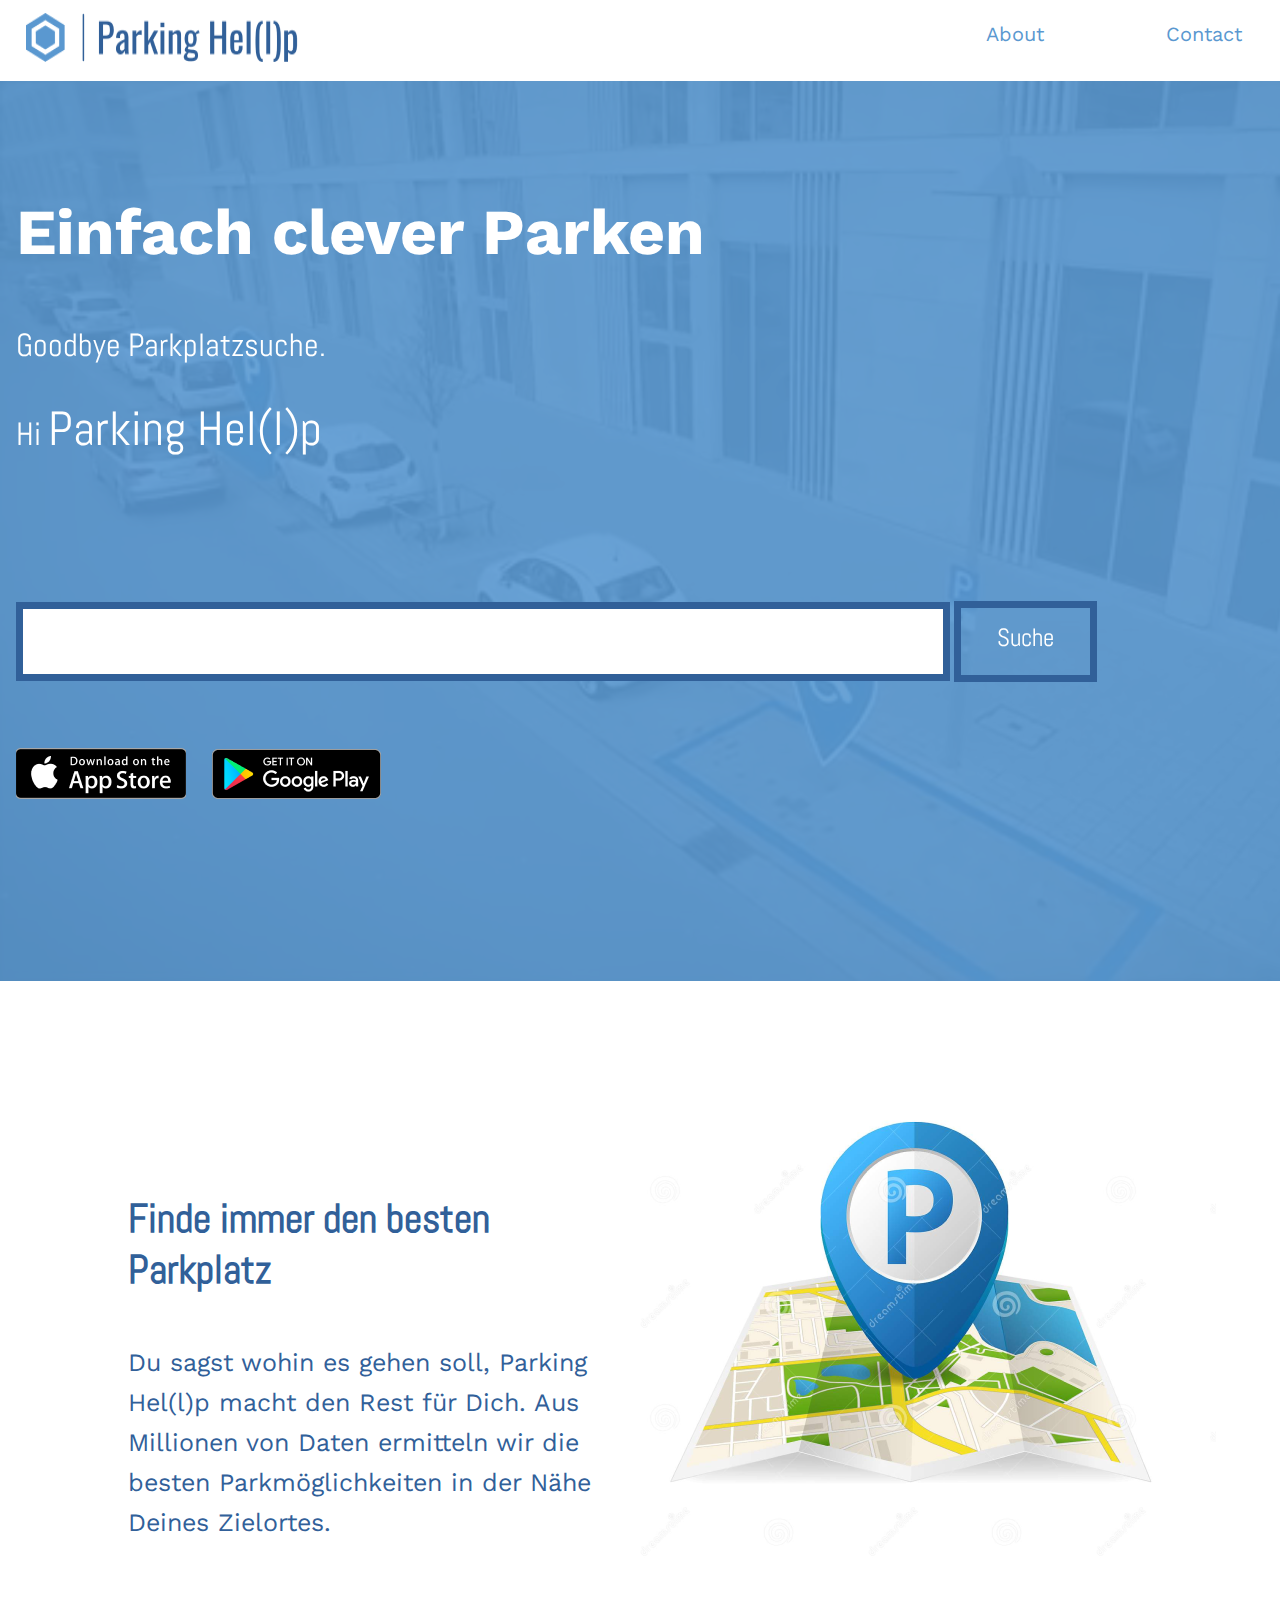
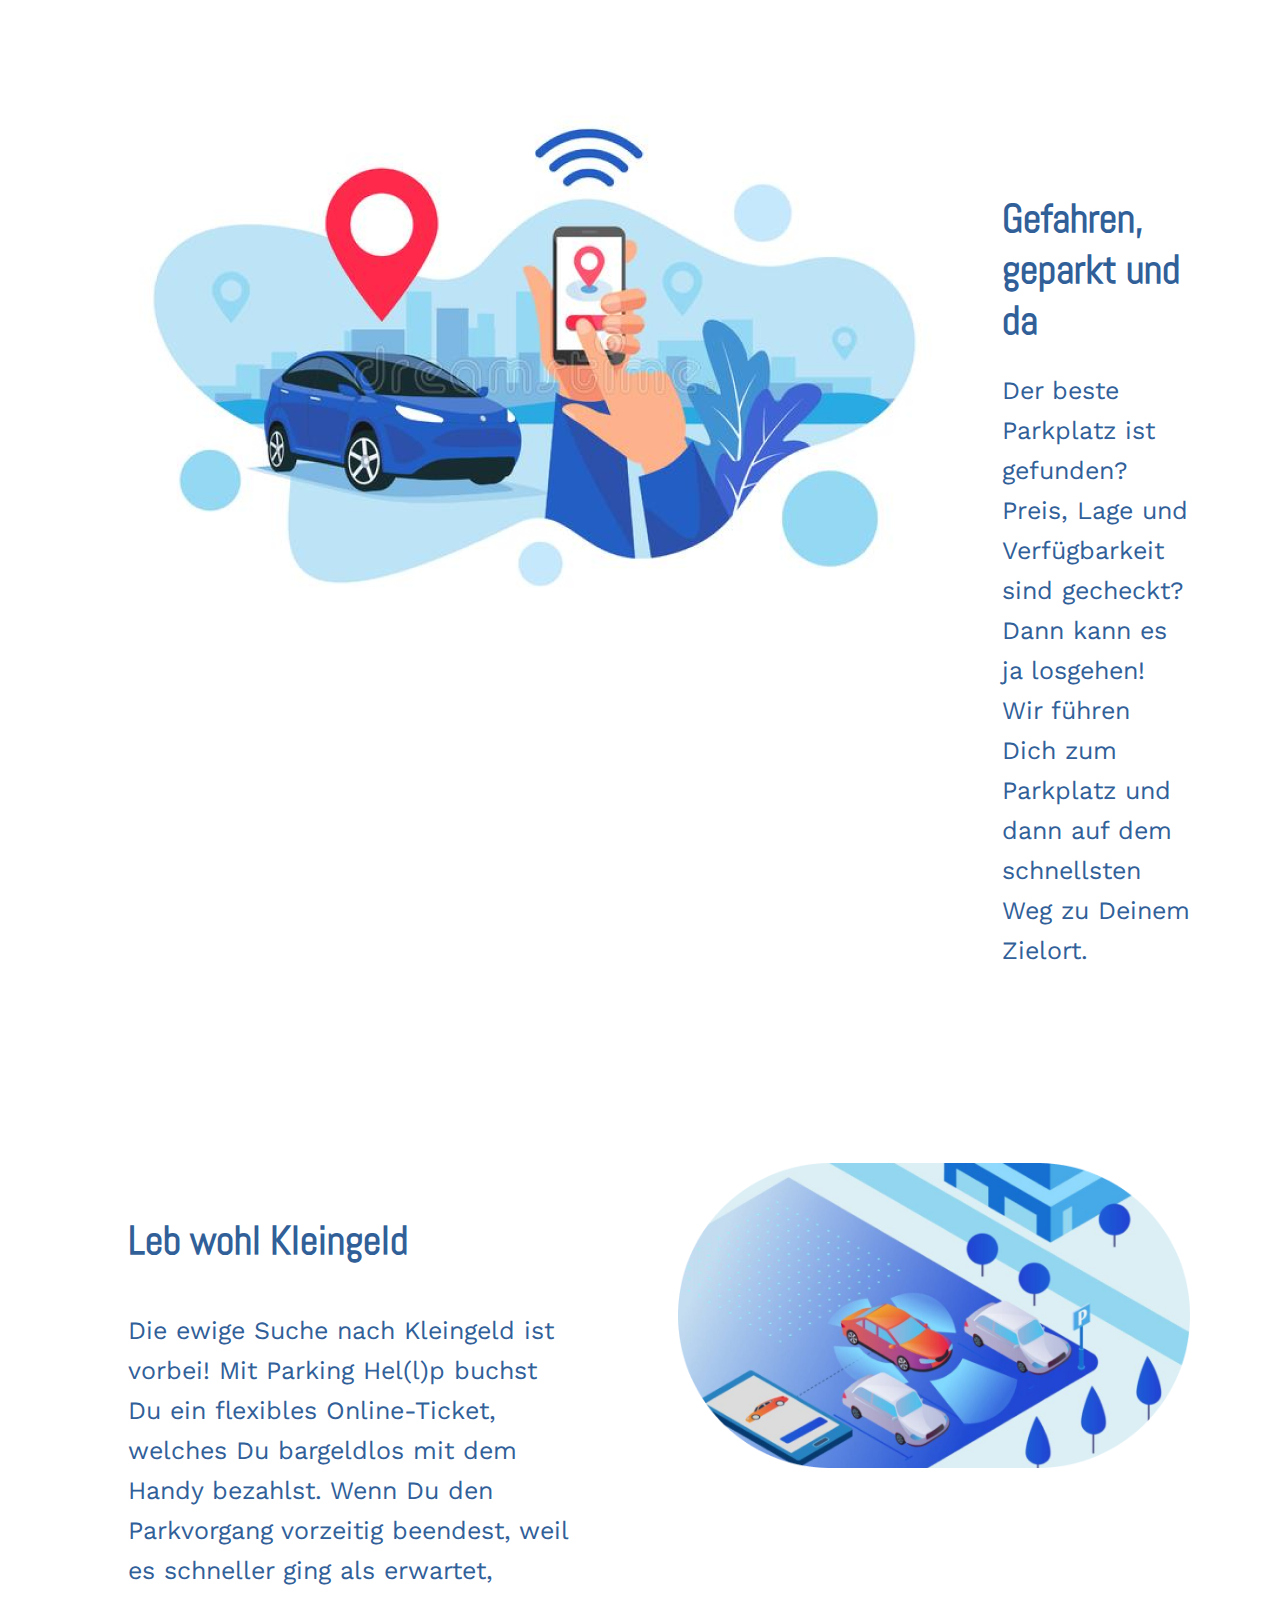
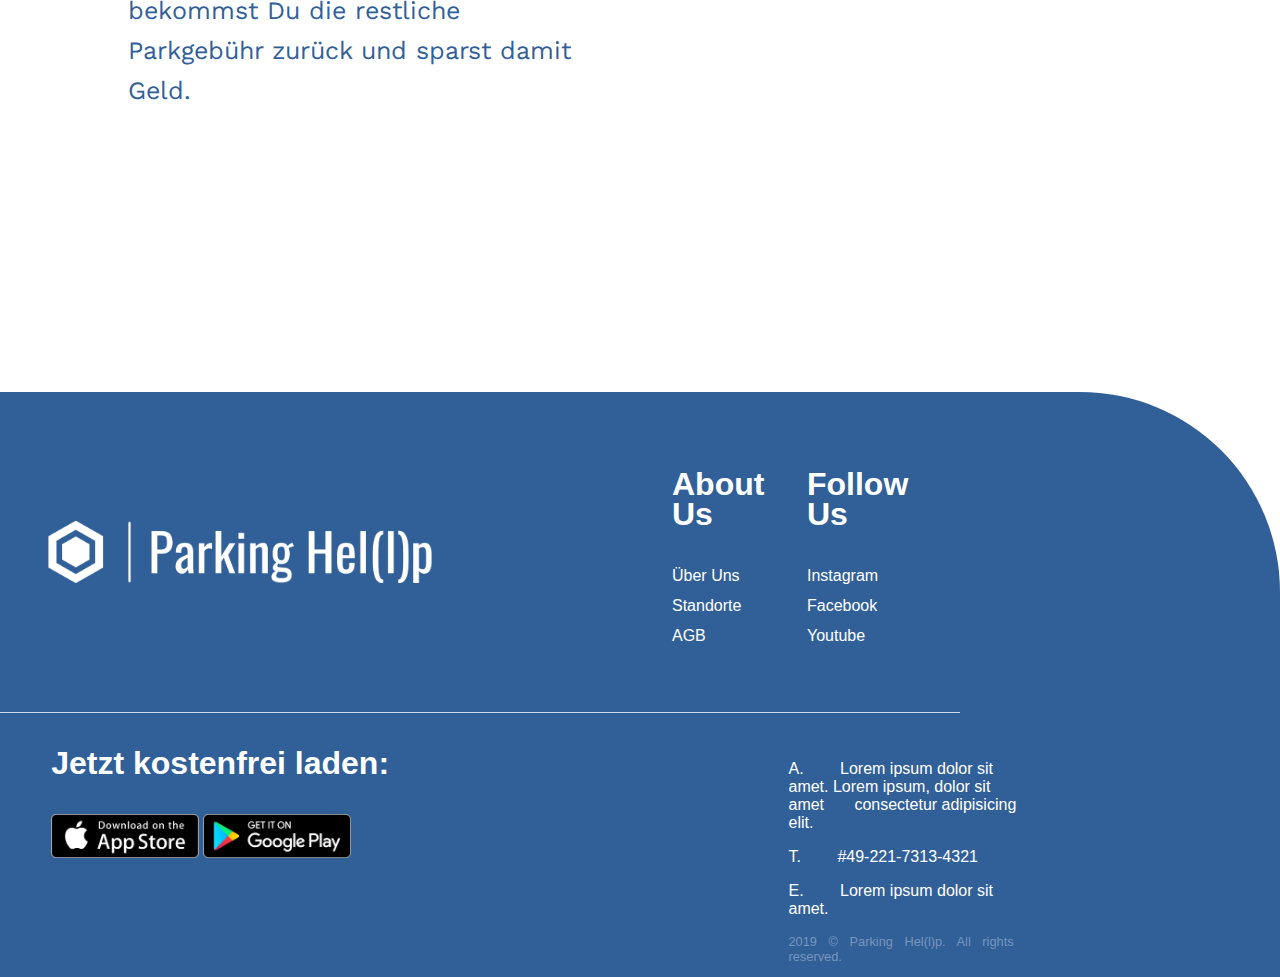
<file: index.html>
<!DOCTYPE html>
<html lang="en">
<head>
    <meta charset="UTF-8">
    <meta name="viewport" content="width=device-width, initial-scale=1.0">
    <title>Document</title>
    <link href="https://fonts.googleapis.com/css2?family=Abel&family=Work+Sans&display=swap" rel="stylesheet">
    <link rel="stylesheet" href="assets/css/styles.css">

</head>
<body>
    
    <nav>
        <img src="assets/img/logo_large 1.png" alt="">
        <ul>
            
            <li> <a href="http://127.0.0.1:5500/about.html">About</a> </li>
            <li> <a href="#">Contact</a> </li>
        </ul>
    </nav>
    <header class="v-header container">
        <div class="fullscreen-video-wrap">
        <video autoplay muted loop id="myVideo">
            <source src="assets/img/IMG_5575.mov" type="video/mp4">
          </video>
        </div> 
        <div class="header-overlay"></div>
        <div class="header-content text-md-center">
            <h1>Einfach clever Parken</h1>
            <p>Goodbye Parkplatzsuche.</p>
               <p>Hi <span>Parking Hel(l)p</span></p> 
                <input type="text">
        <a class="A-suche" href="#">Suche</a> 
         <a class="App-store" href=""><img src="assets/img/App Store 1.png" alt=""></a>
        <a href=""><img src="assets/img/Google Play 1.png" alt=""></a>
        </div>
    </header>
    <section class="Finde-immer">
        <div class="Div-finde">
            <h1>
                Finde immer den besten Parkplatz</h1>
            <p>Du sagst wohin es gehen soll, Parking Hel(l)p macht den Rest für Dich. Aus Millionen von Daten ermitteln wir die besten Parkmöglichkeiten in der Nähe Deines Zielortes.</p>
        </div>
        <div class="div-realist">
            <img src="assets/img/realist.png" alt="">
        </div>
    </section>


    <section class="Gefahren">
        <div class="div-car">
            <img src="assets/img/car.png" alt="">

        </div>
        <div class=div-Gefahren>
            <h1>Gefahren, geparkt und da</h1>
            <p>Der beste Parkplatz ist gefunden? Preis, Lage und Verfügbarkeit sind gecheckt? Dann kann es ja losgehen! Wir führen Dich zum Parkplatz und dann auf dem schnellsten Weg zu Deinem Zielort.</p>
        </div>
    </section>


    <section class="Leb">
        <div class="div-leb">
            <h1>Leb wohl Kleingeld</h1>
            <p>Die ewige Suche nach Kleingeld ist vorbei! Mit Parking Hel(l)p buchst Du ein flexibles Online-Ticket, welches Du bargeldlos mit dem Handy bezahlst. Wenn Du den Parkvorgang vorzeitig beendest, weil es schneller ging als erwartet, bekommst Du die restliche Parkgebühr zurück und sparst damit Geld.</p>

        </div>
        <div class="pay">
            <img src="assets/img/pay.png" alt="">

        </div>

    </section>


    <footer>
     
        <div class="footer-top">
            <img src="assets/img/logo_white_large 1.png" alt=""> 
          <div class="about-us">
              <h3>About Us</h3>
              <ul>
                  <li><a href="">Über Uns</a></li>
                  <li><a href="">Standorte</a></li>
                  <li><a href="">AGB</a></li>
              </ul>
          </div>
          <div class="follow-us">
            <h3>Follow Us</h3>
            <ul>
                <li><a href="">Instagram</a></li>
                <li><a href="">Facebook</a></li>
                <li><a href="">Youtube</a></li>
            </ul>
        </div>
    </div>
    <div class="footer-bottom">
        <div class="download-us">
            <h3>Jetzt kostenfrei laden:</h3>
            <img src="assets/img/App Store.webp" alt="">
            <img src="assets/img/Google Play.png" alt="">
        </div>
        <div class="contact-us">
        <p></p><span>A.</span> Lorem ipsum dolor sit amet. Lorem ipsum, dolor sit amet   <span class="span-2">consectetur adipisicing elit.</span></p>
        <p><span>T.</span> #49-221-7313-4321 </p>
        <p><span>E.</span> Lorem ipsum dolor sit amet. </p>
        <p>2019 © Parking Hel(l)p. All rights reserved.</p>
        </div>
    
    </div>
    
       </footer>


    
</body>
</html>
</file>
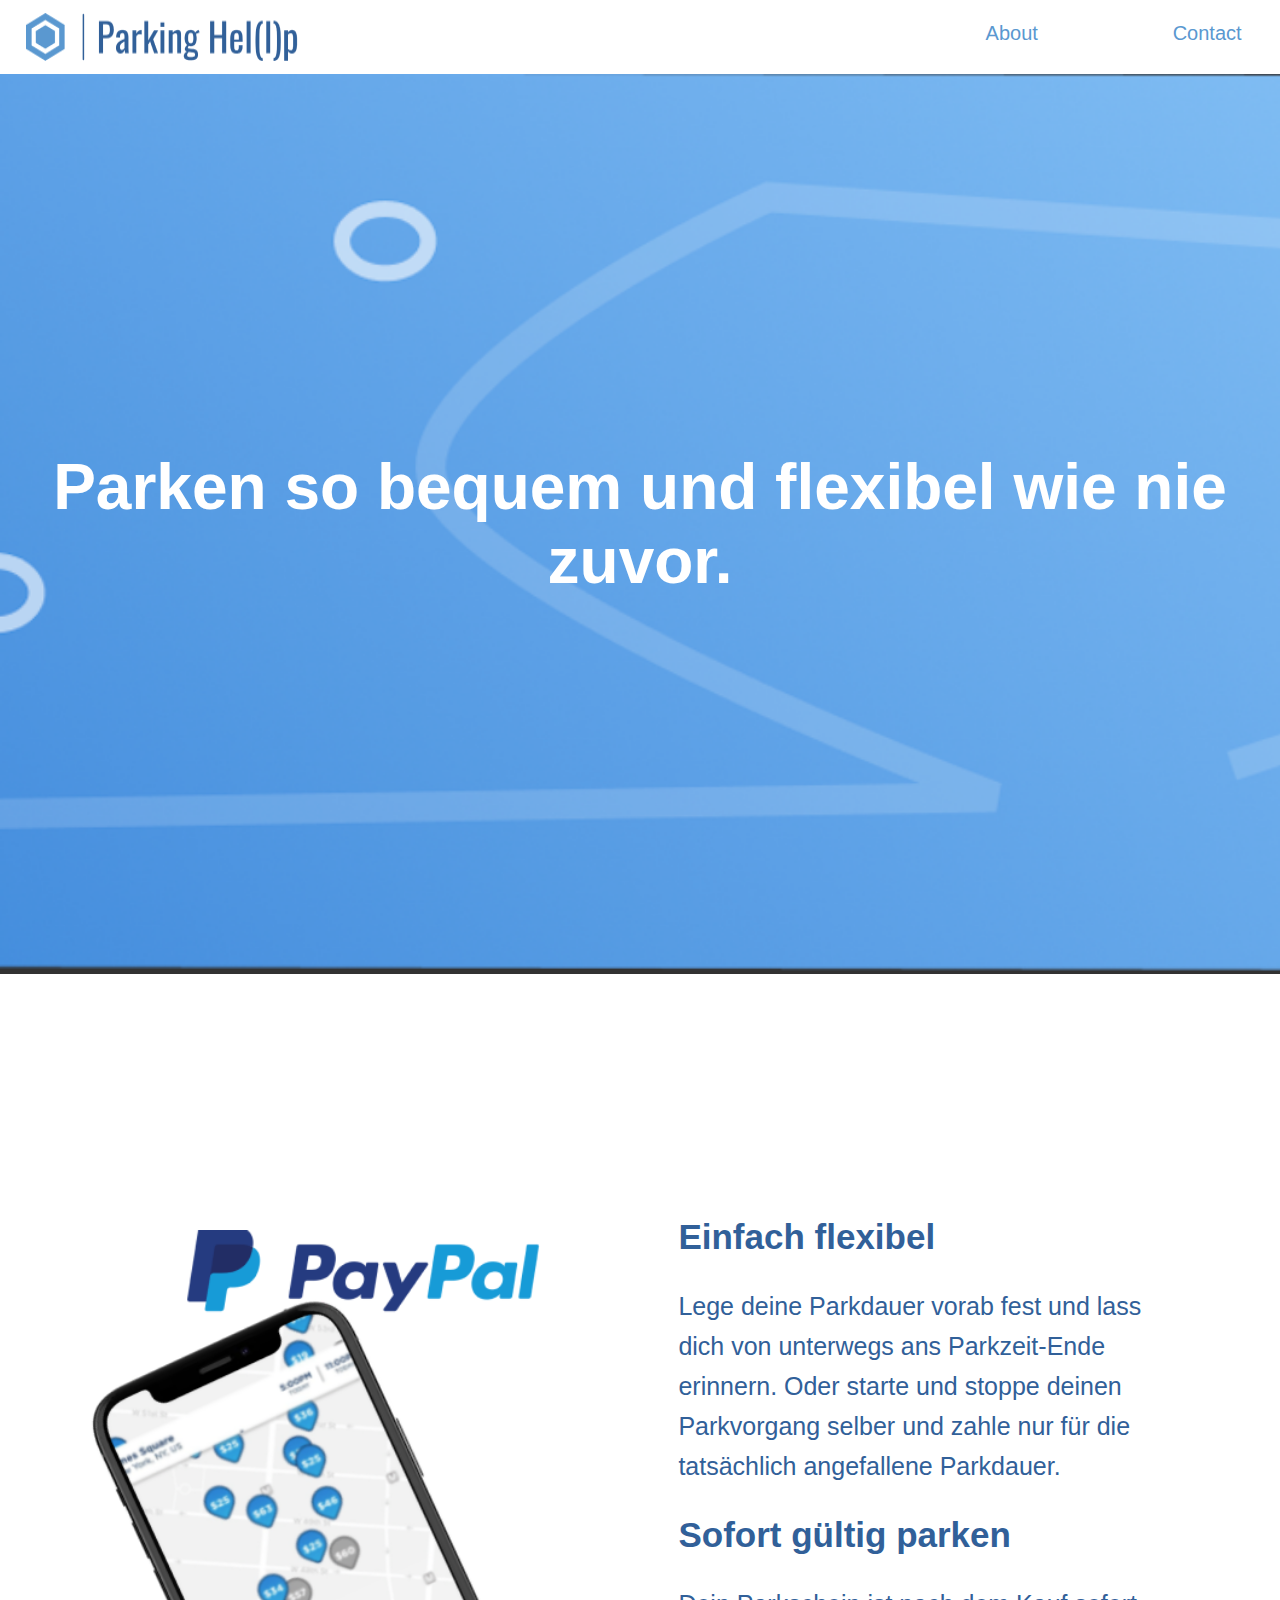
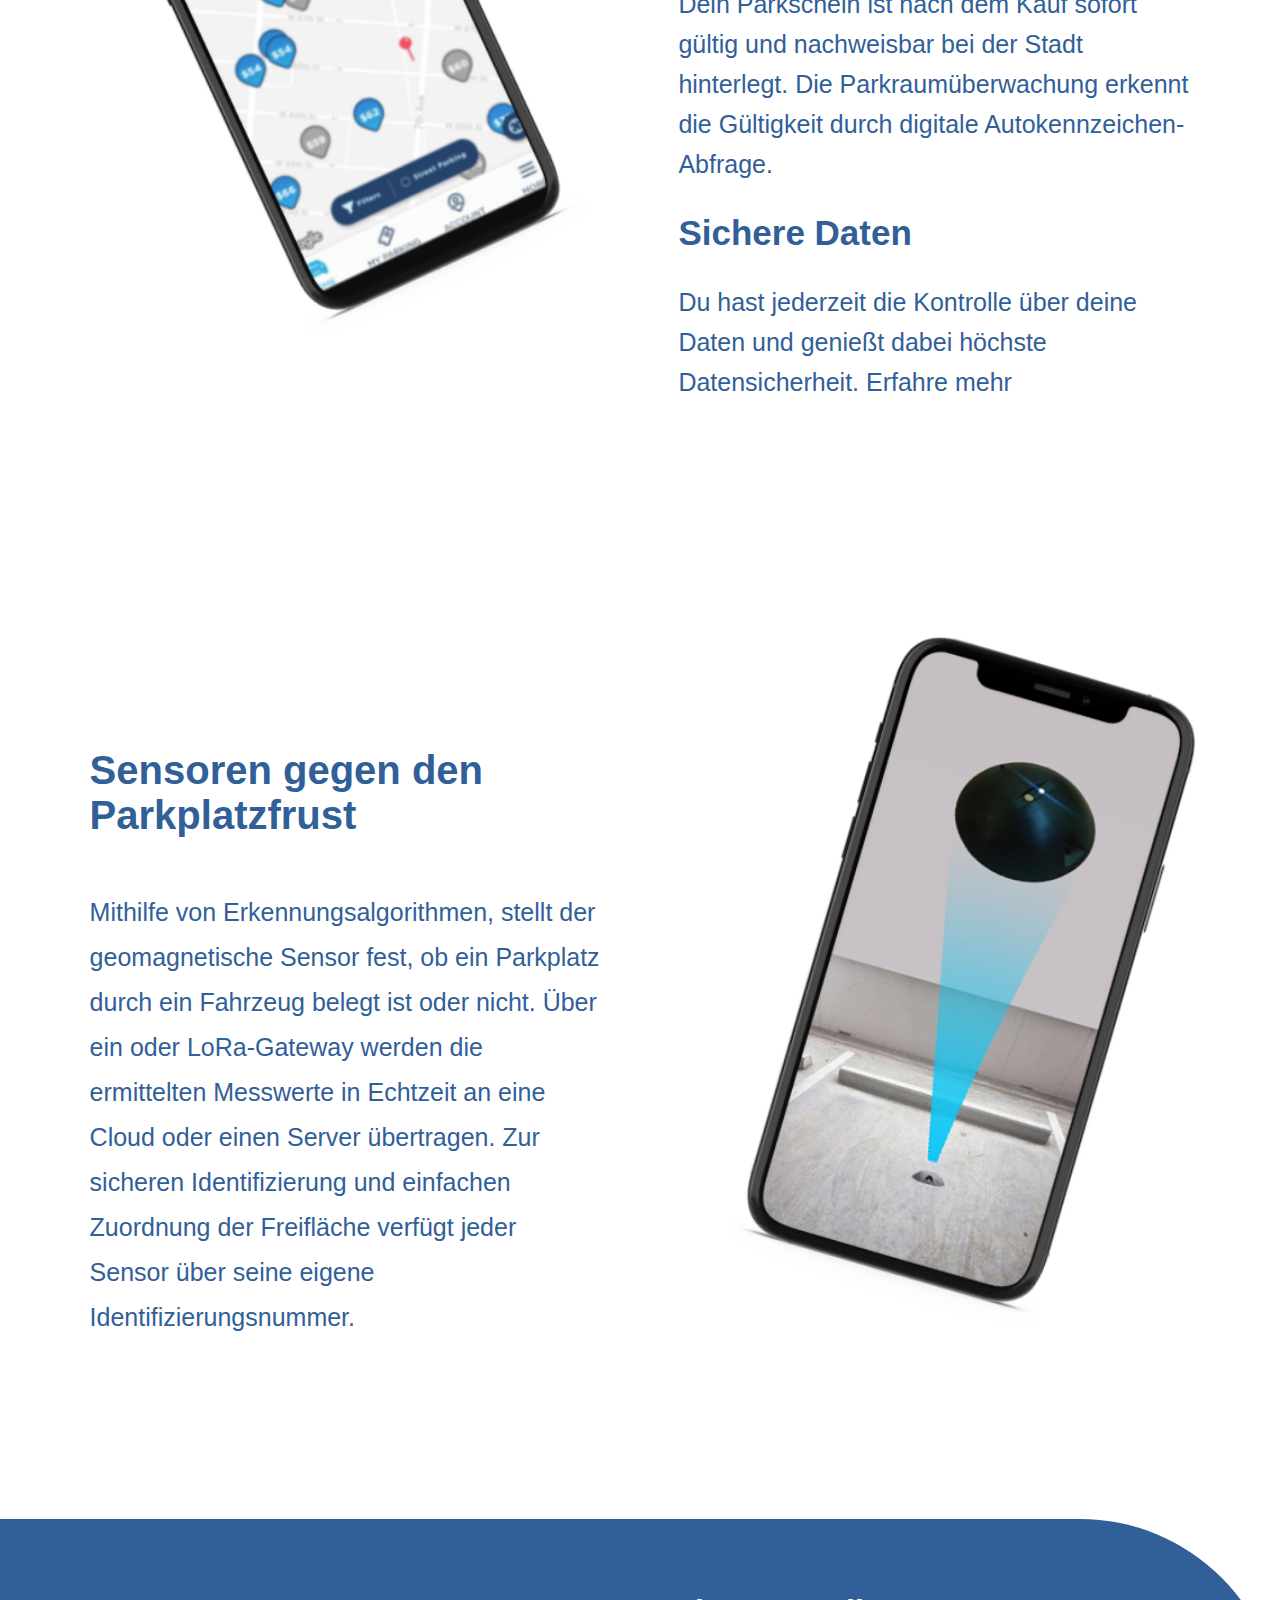
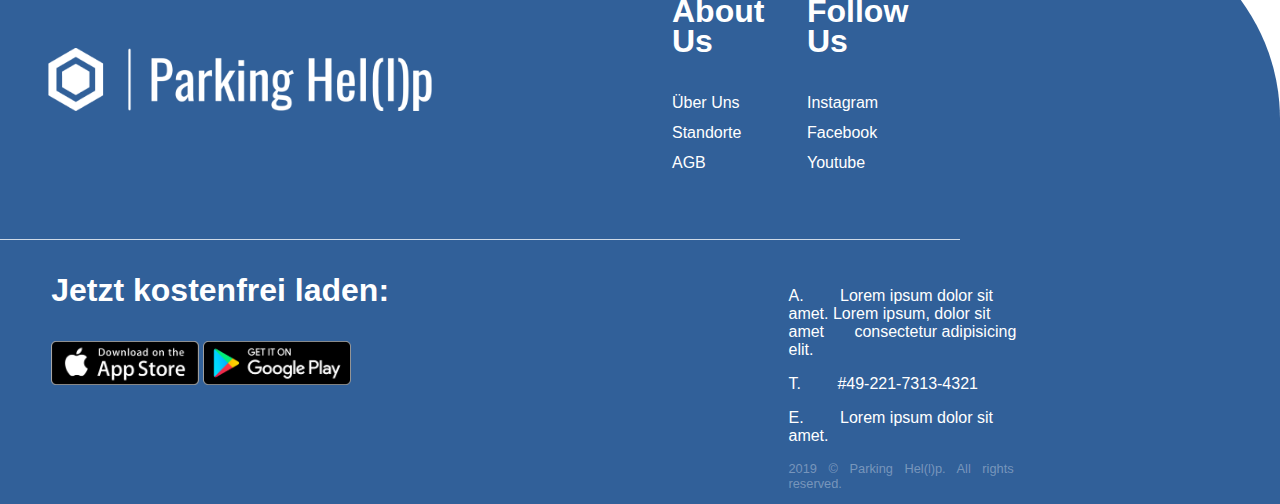
<file: about.html>
<!DOCTYPE html>
<html lang="en">
<head>
    <meta charset="UTF-8">
    <meta name="viewport" content="width=device-width, initial-scale=1.0">
    <title>About</title>
    <link rel="stylesheet" href="assets/css/About.css">
</head>
<body>
    <nav>
        <img src="assets/img/logo_large 1.png" alt="">
        <ul>
            
            <li> <a href="http://127.0.0.1:5500/about.html">About</a> </li>
            <li> <a href="#">Contact</a> </li>
        </ul>
    </nav>
    <section class="head">
        <h1>Parken so bequem und flexibel wie nie zuvor.</h1>
    </section>
    <section class="park-bequem">
      <div class="paypal">
          <img src="assets/img/Group 17.png" alt="">

      </div>
      <div class="div-park">
          <h1></h1>
          <h2>Einfach flexibel</h2>
          <p>Lege deine Parkdauer vorab fest und lass dich von unterwegs ans Parkzeit-Ende erinnern. Oder starte und stoppe deinen Parkvorgang selber und zahle nur für die tatsächlich angefallene Parkdauer.</p>
          <h2>Sofort gültig parken</h2>
          <p>Dein Parkschein ist nach dem Kauf sofort gültig und nachweisbar bei der Stadt hinterlegt. Die Parkraumüberwachung erkennt die Gültigkeit durch digitale Autokennzeichen-Abfrage.</p>
          <h2>Sichere Daten</h2>
          <p>Du hast jederzeit die Kontrolle über deine Daten und genießt dabei höchste Datensicherheit. Erfahre mehr</p>
      </div>
    </section>

    <section class="Sensoren">
        <div class="div-Sensoren">
            <h1>Sensoren gegen den Parkplatzfrust</h1>
            <p>
                Mithilfe von Erkennungsalgorithmen, stellt der geomagnetische Sensor fest, ob ein Parkplatz durch ein Fahrzeug belegt ist oder nicht. Über ein oder LoRa-Gateway werden die ermittelten Messwerte in Echtzeit an eine Cloud oder einen Server übertragen. Zur sicheren Identifizierung und einfachen Zuordnung der Freifläche verfügt jeder Sensor über seine eigene Identifizierungsnummer.</p>

        </div>
        <div class="img-Sensoren">
            <img src="assets/img/Sens.png" alt="">

        </div>

    </section>
    <footer>
     
        <div class="footer-top">
            <img src="assets/img/logo_white_large 1.png" alt=""> 
          <div class="about-us">
              <h3>About Us</h3>
              <ul>
                  <li><a href="">Über Uns</a></li>
                  <li><a href="">Standorte</a></li>
                  <li><a href="">AGB</a></li>
              </ul>
          </div>
          <div class="follow-us">
            <h3>Follow Us</h3>
            <ul>
                <li><a href="">Instagram</a></li>
                <li><a href="">Facebook</a></li>
                <li><a href="">Youtube</a></li>
            </ul>
        </div>
    </div>
    <div class="footer-bottom">
        <div class="download-us">
            <h3>Jetzt kostenfrei laden:</h3>
            <img src="assets/img/App Store.webp" alt="">
            <img src="assets/img/Google Play.png" alt="">
        </div>
        <div class="contact-us">
        <p></p><span>A.</span> Lorem ipsum dolor sit amet. Lorem ipsum, dolor sit amet   <span class="span-2">consectetur adipisicing elit.</span></p>
        <p><span>T.</span> #49-221-7313-4321 </p>
        <p><span>E.</span> Lorem ipsum dolor sit amet. </p>
        <p>2019 © Parking Hel(l)p. All rights reserved.</p>
        </div>
    
    </div>
    
       </footer>
    
</body>
</html>
</file>
<file: assets/css/styles.css>
/* font-family: 'Abel', sans-serif;
font-family: 'Work Sans', sans-serif; */

nav{
    display: flex;
    justify-content: space-between;
    padding-top: 1%;
    padding-bottom: 1%;  
}
nav img{
    margin-left: 2%;
}
nav ul{
    display: flex;
    justify-content: space-between;
    margin-top: 1vh;
    width: 20%;
    margin-right: 3%;
    list-style: none; 
    font-family: 'Work Sans', sans-serif; 
}
nav a{  
    text-decoration: none;
    color: #5A98D0;
    transition: 1s all;
    font-size: 20px;
}
nav a:hover{

   font-size: 25px;
    border-bottom: 3px solid  #316099;
    border-radius: 3px;
    color: #316099;
}


.v-header{
    height:100vh;
    display:flex;
    align-items:center;
    color:#fff; 
  }
  .container{
    max-width:960px;
    
    margin:auto; 
  }
  .fullscreen-video-wrap{
    position:absolute;
    top:9vh;
    left:0;
    width:100%;
    height:100vh;
    overflow:hidden;
  }
  .fullscreen-video-wrap video{
    min-height:100%;
    min-width:100%;
  }
  .header-overlay{
    height:100vh;
    position: absolute;
    top:9vh;
    left:0;
    width:100%;
    z-index:1;
    background:#5A98D0;
    opacity:0.90;
  }
  .header-content{
    z-index:2; 
    margin-top: -10%;
    margin-left: -15%;
   width: 130vw;
  }
  .header-content h1{
      margin-bottom: 5%;
      font-size: 4rem;
      font-family: 'Work Sans', sans-serif;
  }
  .header-content p{
    font-size: 2rem;
    font-family: 'Abel', sans-serif;
    margin-bottom: 3%;
    width: 48%;
  }
  .header-content span{
      font-size: 3rem;
  }
  .header-content input{ 
      width: 83%;
      height: 7vh;
      margin-top: 10%;
      border: 7px solid #316099;
      margin-bottom: 6%;
  }
  .header-content  .A-suche{
     border: 7px solid rgb(49, 96, 153);
     padding:1.6vh 4vh 2.4vh 4vh ;
     text-decoration: none;
     color: #fff;
     font-family: 'Abel', sans-seri;
     font-size: 25px;
     transition: .5s all;  
  }
  .header-content  .A-suche:hover{
      background-color: #fff;
      color:#5A98D0 ;
  }
  .App-store{
      margin-right: 2%;
  }
  
  .Finde-immer{
    display: flex;
    justify-content: space-between; 
  }
  .Div-finde{
    width: 40%;
    margin-left: 10%;
    margin-top: 15%;
    
  }
  .Div-finde h1{
    font-size: 40px;
    font-family: 'Abel', sans-serif;
    margin-bottom: 10%;
    color: #316099;
  }
  .Div-finde p{
    font-family: 'Work Sans', sans-serif;
    font-size: 25px;
  color: #316099;
  line-height: 40px;
  }
  .div-realist{
    margin-top: 10%;
    margin-right: 5%;
  }



  
  .Gefahren{
    display: flex;
    justify-content: space-between; 
  }
  

   .div-Gefahren{
    width: 40%;
    margin-right: 7%;
    margin-top: 15%;
    margin-left: 5%;
    
  }
  .div-Gefahren h1{
    font-size: 40px;
    font-family: 'Abel', sans-serif;
    margin-bottom: 10%;
    color: #316099;
  }
  .div-Gefahren p{
    font-family: 'Work Sans', sans-serif;
    font-size: 25px;
  color: #316099;
  line-height: 40px;
  }
  .div-car{
    margin-top: 10%;
    margin-left: 5%;
  } 



  .Leb{
    display: flex;
    justify-content: space-between; 
    margin-bottom: 20%;
  }
  .div-leb{
    width: 35%;
    margin-left: 10%;
    margin-top: 15%;
    
  }
  .div-leb h1{
    font-size: 40px;
    font-family: 'Abel', sans-serif;
    margin-bottom: 10%;
    color: #316099;
  }
  .div-leb p{
    font-family: 'Work Sans', sans-serif;
    font-size: 25px;
  color: #316099;
  line-height: 40px;
  }
  .pay{
    margin-top: 13%;
    margin-right: 7%;
    width: 40%;
  }
  .pay img{
    width: 100%;

  }



  @import url('https://fonts.googleapis.com/css2?family=Pathway+Gothic+One&display=swap');

@import url('https://fonts.googleapis.com/css2?family=Libre+Franklin:wght@100;200;400;500&display=swap');

body {
    margin:0;
}
main {
    height:50vh;
}
footer {
    background:#316099;
    min-height: 50vh;
    border-top-right-radius: 200px;
    color:#fff;
    font-family: 'Libre Franklin', sans-serif;
    font-size: 1rem;
}
.footer-top {
    padding-top:5vh;
    display:flex;
    justify-content: space-between ;
    align-items: center;
    line-height: 30px;
    width:75%;
    padding-bottom:5vh;
    border-bottom: 1px solid rgba(255, 255, 255, 0.767);
}
.footer-top img {
    width:40%;
    padding-left:5%;
}
.about-us {
    margin-left:25%;
}
.follow-us {
    margin-right:1%;
}
footer ul {
    list-style: none;
    padding:0;
}
footer a {
 text-decoration: none;
 margin:0;
 color:#fff;
}
.download-us {
    margin-left:5%;
}
.download-us img{
    width:20%;
}
.footer-bottom {
    display:flex;
    justify-content: space-around;
    align-items: baseline;
    width:80%;
}
.contact-us {
    width:80%;
}
.contact-us span {
    margin-right:2rem;
}
.contact-us p:last-of-type {
    font-size: .8rem;
    color: rgba(255, 255, 255, 0.349);
    word-spacing: .5rem;
}
footer h3 {
    font-size: 2rem;
}
.span-2{ 
  margin-left: 11%;
}
</file>
<file: assets/css/About.css>
/* font-family: 'Abel', sans-serif;
font-family: 'Work Sans', sans-serif; */
body{
  margin: 0;
  padding: 0;
}

nav{
    display: flex;
    justify-content: space-between;
    padding-top: 1%;
    padding-bottom: 1%;  
}
nav img{
    margin-left: 2%;
}
nav ul{
    display: flex;
    justify-content: space-between;
    margin-top: 1vh;
    width: 20%;
    margin-right: 3%;
    list-style: none; 
    font-family: 'Work Sans', sans-serif; 
}
nav a{  
    text-decoration: none;
    color: #5A98D0;
    transition: 1s all;
    font-size: 20px;
}
nav a:hover{

   font-size: 25px;
    border-bottom: 3px solid  #316099;
    border-radius: 3px;
    color: #316099;
}
.head{
  background: url(../img/Screenshot\ 2020-10-08\ at\ 21.45.59.png) center / cover no-repeat;
  height: 100vh;
  text-align: center;
  display: flex;
  justify-content: center;
  align-items: center;
  font-family: 'Abel', sans-serif;
  color: #fff;
  font-size: 2rem;
}

.park-bequem{
    display: flex;
    justify-content: space-between; 
  }
  

   .div-park{
    width: 40%;
    margin-right: 7%;
    margin-top: 15%;
    margin-left: 5%;
    
  }
  .div-park h1{
    font-size: 40px;
    font-family: 'Abel', sans-serif;
    margin-bottom: 10%;
    color: #316099;
  }
  .div-park h2{
    font-size: 35px;
    font-family: 'Abel', sans-serif;
    color: #316099;
  }
  .div-park p{
    font-family: 'Work Sans', sans-serif;
    font-size: 25px;
  color: #316099;
  line-height: 40px;
  }
  .paypal{
    margin-top:20%;
    margin-left: 5%;
    height: 100vh; 
  } 
  .paypal img{
      height: 80vh;
  }


  .Sensoren{
    display: flex;
    justify-content: space-between; 
  }
   .div-Sensoren{
    width: 40%;
    margin-left: 7%;
    margin-top: 15%;
    
  }
  .div-Sensoren h1{
    font-size: 40px;
    font-family: 'Abel', sans-serif;
    margin-bottom: 10%;
    color: #316099;
    
  }
  
  .div-Sensoren p{
    font-family: 'Work Sans', sans-serif;
    font-size: 25px;
  color: #316099;
  line-height: 45px;
  
  }
  .img-Sensoren{
    margin-top:7%;
    margin-right: 5%;
    height: 100vh; 
  } 
  .img-Sensoren img{
      height: 80vh;
  }



  @import url('https://fonts.googleapis.com/css2?family=Pathway+Gothic+One&display=swap');

@import url('https://fonts.googleapis.com/css2?family=Libre+Franklin:wght@100;200;400;500&display=swap');

body {
    margin:0;
}
main {
    height:50vh;
}
footer {
    background:#316099;
    min-height: 50vh;
    border-top-right-radius: 200px;
    color:#fff;
    font-family: 'Libre Franklin', sans-serif;
    font-size: 1rem;
}
.footer-top {
    padding-top:5vh;
    display:flex;
    justify-content: space-between ;
    align-items: center;
    line-height: 30px;
    width:75%;
    padding-bottom:5vh;
    border-bottom: 1px solid rgba(255, 255, 255, 0.767);
}
.footer-top img {
    width:40%;
    padding-left:5%;
}
.about-us {
    margin-left:25%;
}
.follow-us {
    margin-right:1%;
}
footer ul {
    list-style: none;
    padding:0;
}
footer a {
 text-decoration: none;
 margin:0;
 color:#fff;
}
.download-us {
    margin-left:5%;
}
.download-us img{
    width:20%;
}
.footer-bottom {
    display:flex;
    justify-content: space-around;
    align-items: baseline;
    width:80%;
}
.contact-us {
    width:80%;
}
.contact-us span {
    margin-right:2rem;
}
.contact-us p:last-of-type {
    font-size: .8rem;
    color: rgba(255, 255, 255, 0.349);
    word-spacing: .5rem;
}
footer h3 {
    font-size: 2rem;
}
.span-2{ 
  margin-left: 11%;
}
</file>
